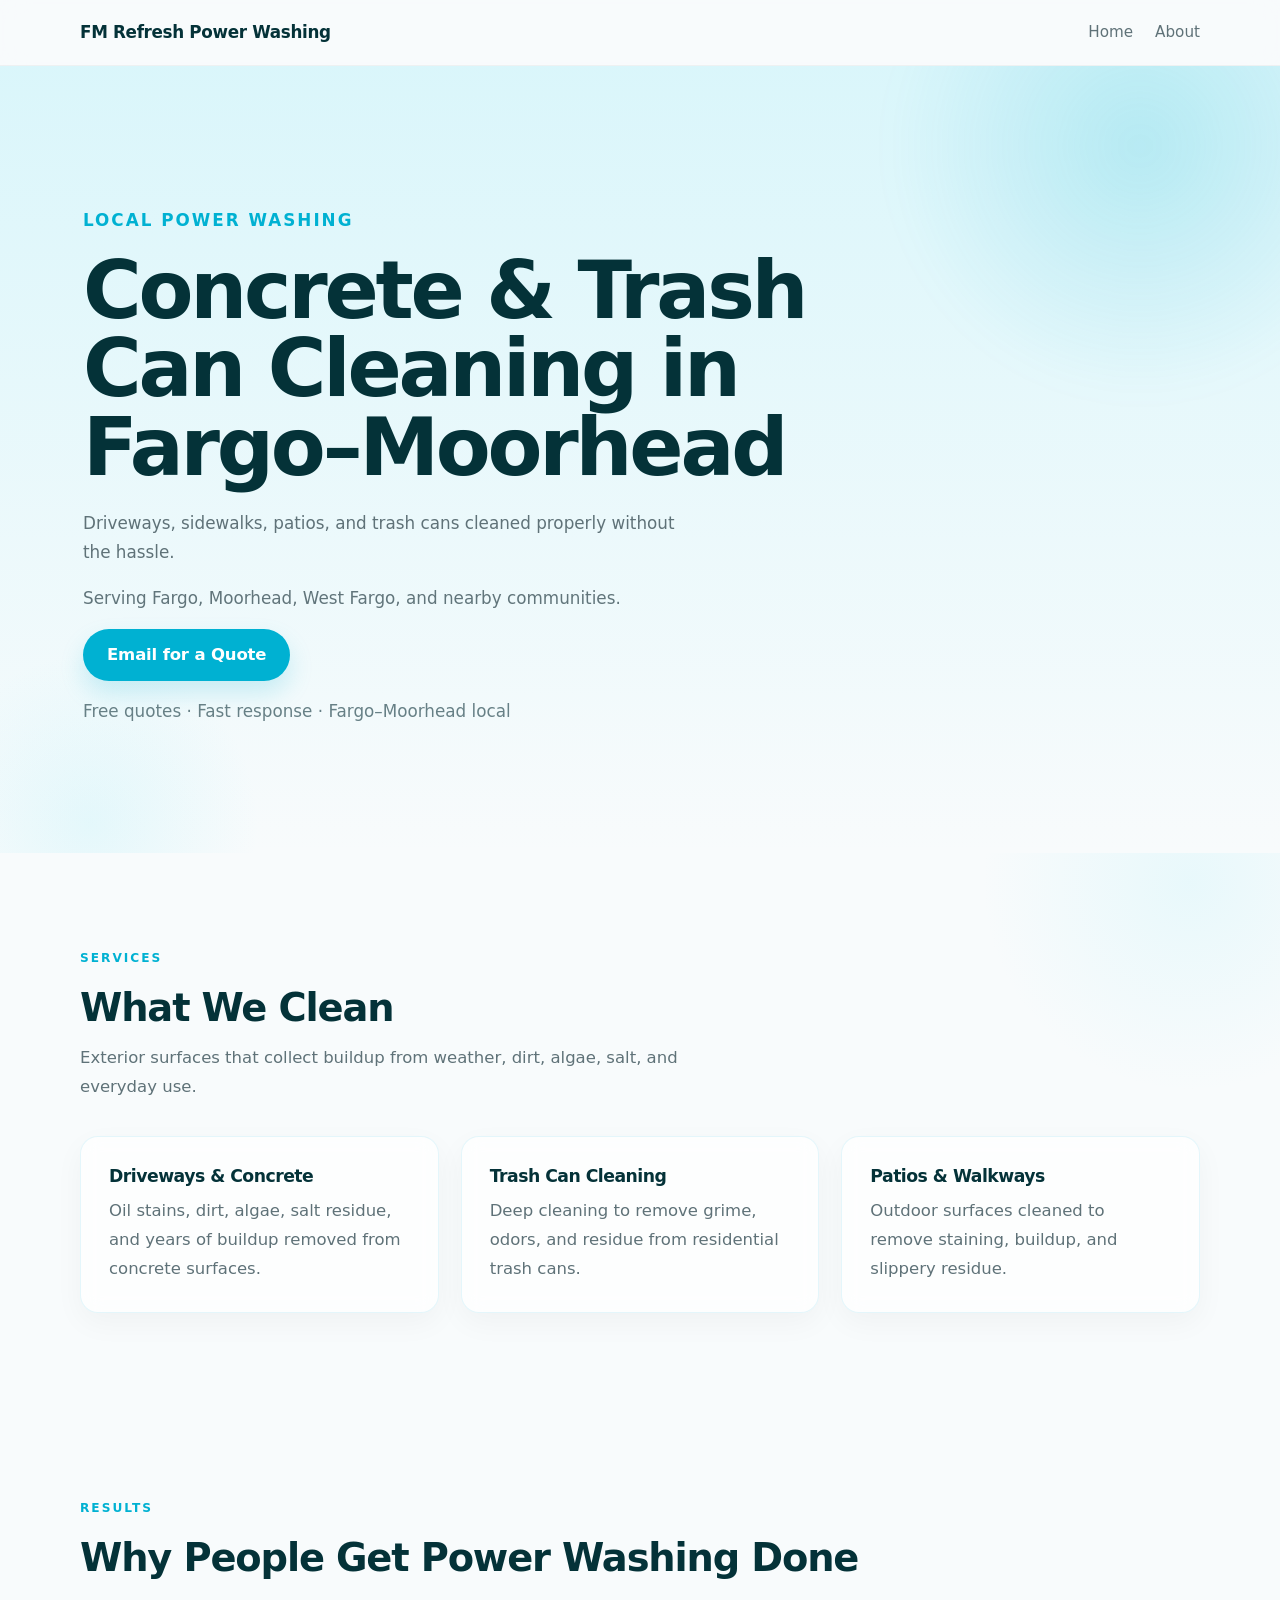
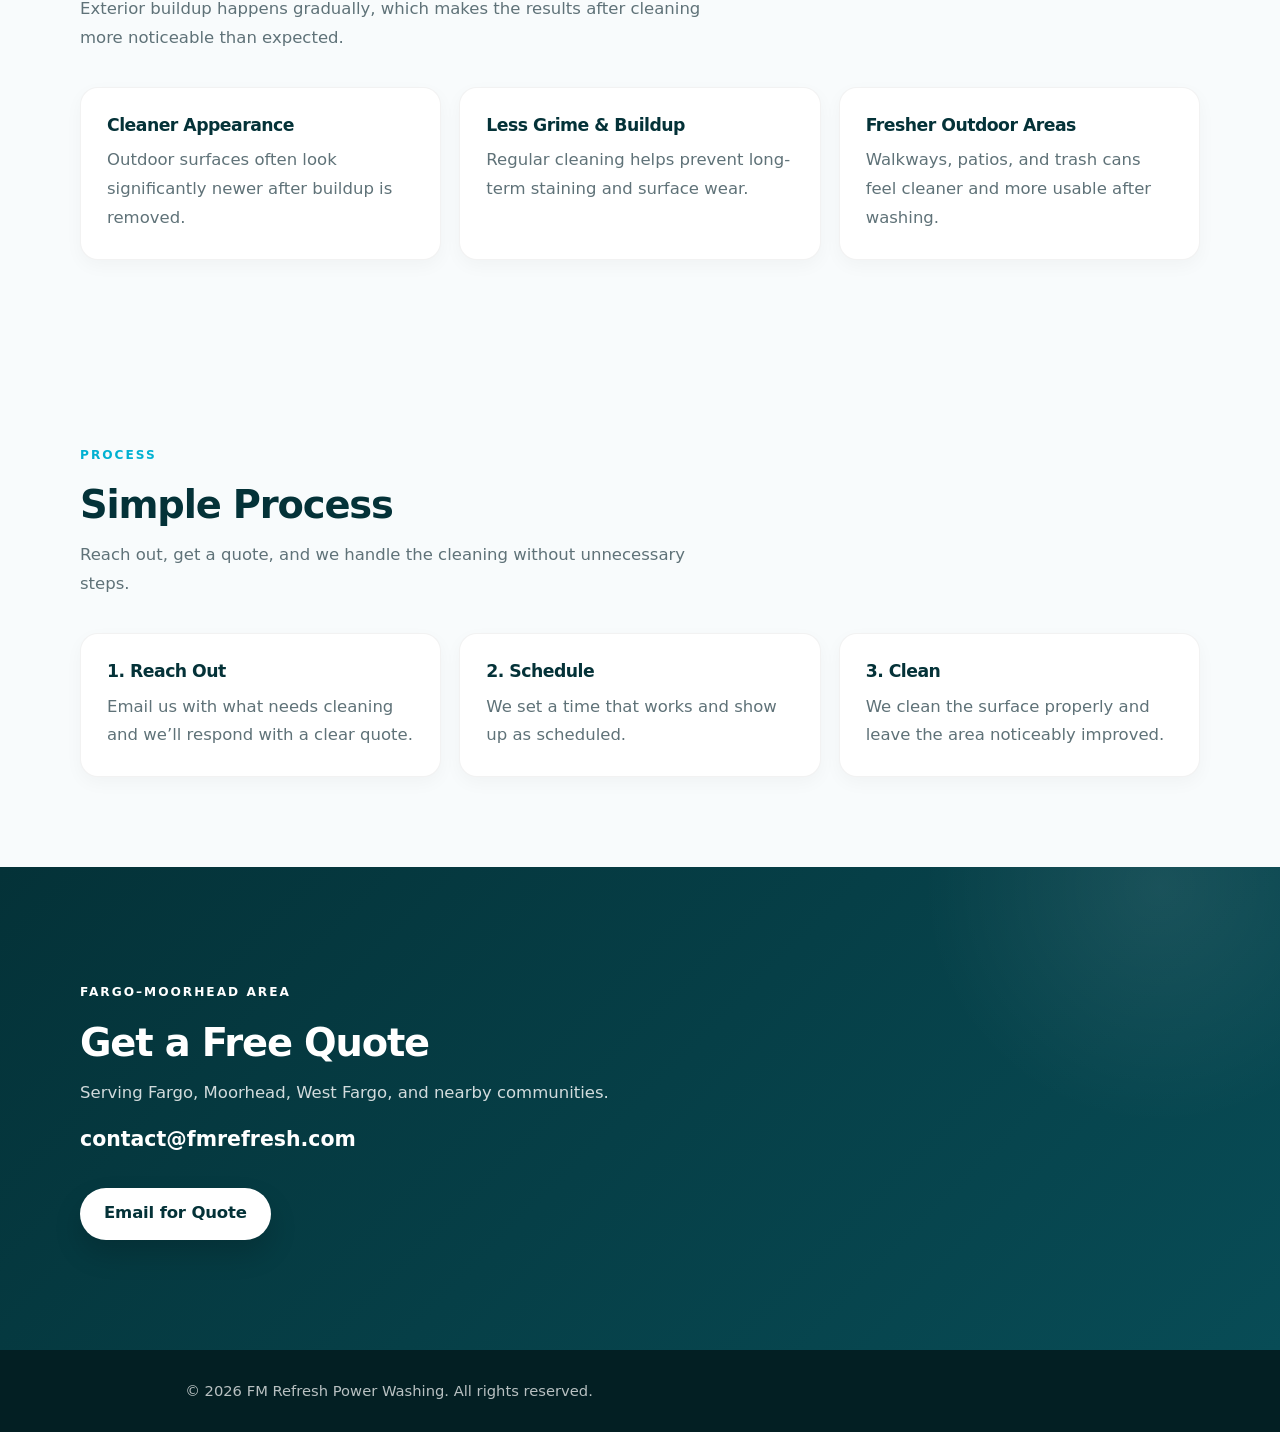
<file: index.html>
<!DOCTYPE html>
<html lang="en">
<head>
  <meta charset="UTF-8" />
  <link rel="canonical" href="https://www.fmrefresh.com/" />

  <meta name="viewport" content="width=device-width, initial-scale=1.0" />

  <meta name="description" content="FM Refresh provides driveway, concrete, patio, and trash can cleaning in Fargo–Moorhead with fast response, straightforward pricing, and free quotes." />

  <title>FM Refresh</title>

  <link rel="stylesheet" href="styles.css" />
  <link rel="icon" href="favicon.ico" />
</head>

<body>

  <!-- HEADER -->
  <header>
    <div class="container">

      <a href="index.html" class="logo">
        FM Refresh Power Washing
      </a>

      <nav>
        <a href="index.html">Home</a>
        <a href="about.html">About</a>
      </nav>

    </div>
  </header>

  <!-- HERO -->
  <section class="hero">
    <div class="container hero-content">

      <p class="eyebrow">
        LOCAL POWER WASHING
      </p>

      <h1>
        Concrete & Trash Can Cleaning in Fargo–Moorhead
      </h1>

      <p>
        Driveways, sidewalks, patios, and trash cans cleaned properly without the hassle.
      </p>

      <p class="subtext">
        Serving Fargo, Moorhead, West Fargo, and nearby communities.
      </p>

      <a href="mailto:contact@fmrefresh.com" class="button">
        Email for a Quote
      </a>

      <p class="micro-trust">
        Free quotes · Fast response · Fargo–Moorhead local
      </p>

    </div>
  </section>

  <!-- SERVICES -->
  <section class="services">
    <div class="container">

      <p class="eyebrow">
        SERVICES
      </p>

      <h2>
        What We Clean
      </h2>

      <p class="section-intro">
        Exterior surfaces that collect buildup from weather, dirt, algae, salt, and everyday use.
      </p>

      <div class="service-grid">

        <div class="card">
          <h3>Driveways & Concrete</h3>
          <p>
            Oil stains, dirt, algae, salt residue, and years of buildup removed from concrete surfaces.
          </p>
        </div>

        <div class="card">
          <h3>Trash Can Cleaning</h3>
          <p>
            Deep cleaning to remove grime, odors, and residue from residential trash cans.
          </p>
        </div>

        <div class="card">
          <h3>Patios & Walkways</h3>
          <p>
            Outdoor surfaces cleaned to remove staining, buildup, and slippery residue.
          </p>
        </div>

      </div>

    </div>
  </section>

  <!-- RESULTS -->
  <section class="about">
    <div class="container">

      <p class="eyebrow">
        RESULTS
      </p>

      <h2>
        Why People Get Power Washing Done
      </h2>

      <p class="section-intro">
        Exterior buildup happens gradually, which makes the results after cleaning more noticeable than expected.
      </p>

      <div class="about-grid">

        <div class="about-block">
          <h3>Cleaner Appearance</h3>
          <p>
            Outdoor surfaces often look significantly newer after buildup is removed.
          </p>
        </div>

        <div class="about-block">
          <h3>Less Grime & Buildup</h3>
          <p>
            Regular cleaning helps prevent long-term staining and surface wear.
          </p>
        </div>

        <div class="about-block">
          <h3>Fresher Outdoor Areas</h3>
          <p>
            Walkways, patios, and trash cans feel cleaner and more usable after washing.
          </p>
        </div>

      </div>

    </div>
  </section>

  <!-- HOW IT WORKS -->
  <section class="about">
    <div class="container">

      <p class="eyebrow">
        PROCESS
      </p>

      <h2>
        Simple Process
      </h2>

      <p class="section-intro">
        Reach out, get a quote, and we handle the cleaning without unnecessary steps.
      </p>

      <div class="about-grid">

        <div class="about-block">
          <h3>1. Reach Out</h3>
          <p>
            Email us with what needs cleaning and we’ll respond with a clear quote.
          </p>
        </div>

        <div class="about-block">
          <h3>2. Schedule</h3>
          <p>
            We set a time that works and show up as scheduled.
          </p>
        </div>

        <div class="about-block">
          <h3>3. Clean</h3>
          <p>
            We clean the surface properly and leave the area noticeably improved.
          </p>
        </div>

      </div>

    </div>
  </section>

  <!-- CTA -->
  <section class="contact">
    <div class="container">

      <p class="eyebrow">
        FARGO–MOORHEAD AREA
      </p>

      <h2>
        Get a Free Quote
      </h2>

      <p>
        Serving Fargo, Moorhead, West Fargo, and nearby communities.
      </p>

      <p class="strong">
        contact@fmrefresh.com
      </p>

      <a href="mailto:contact@fmrefresh.com" class="button">
        Email for Quote
      </a>

    </div>
  </section>

  <!-- FOOTER -->
  <footer>
    <div class="container">

      <p>
        © 2026 FM Refresh Power Washing. All rights reserved.
      </p>

    </div>
  </footer>

</body>
</html>
</file>
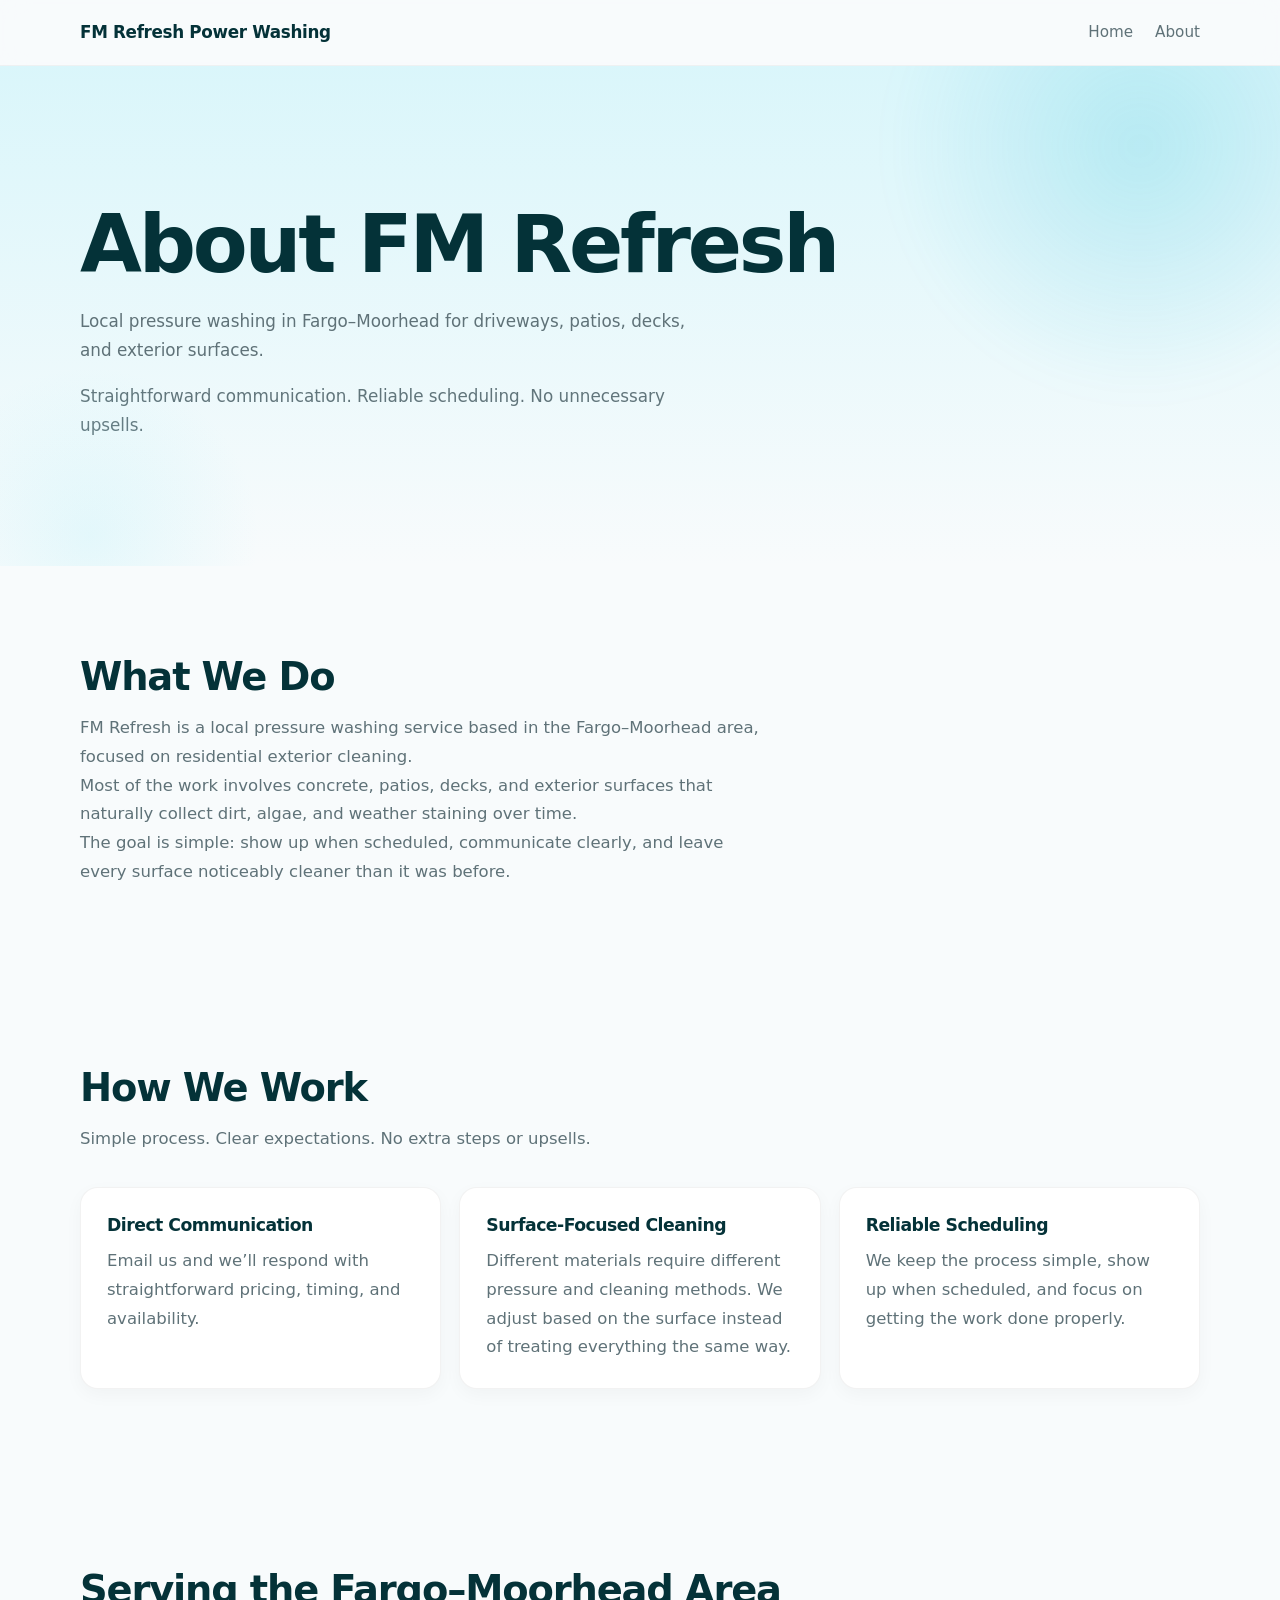
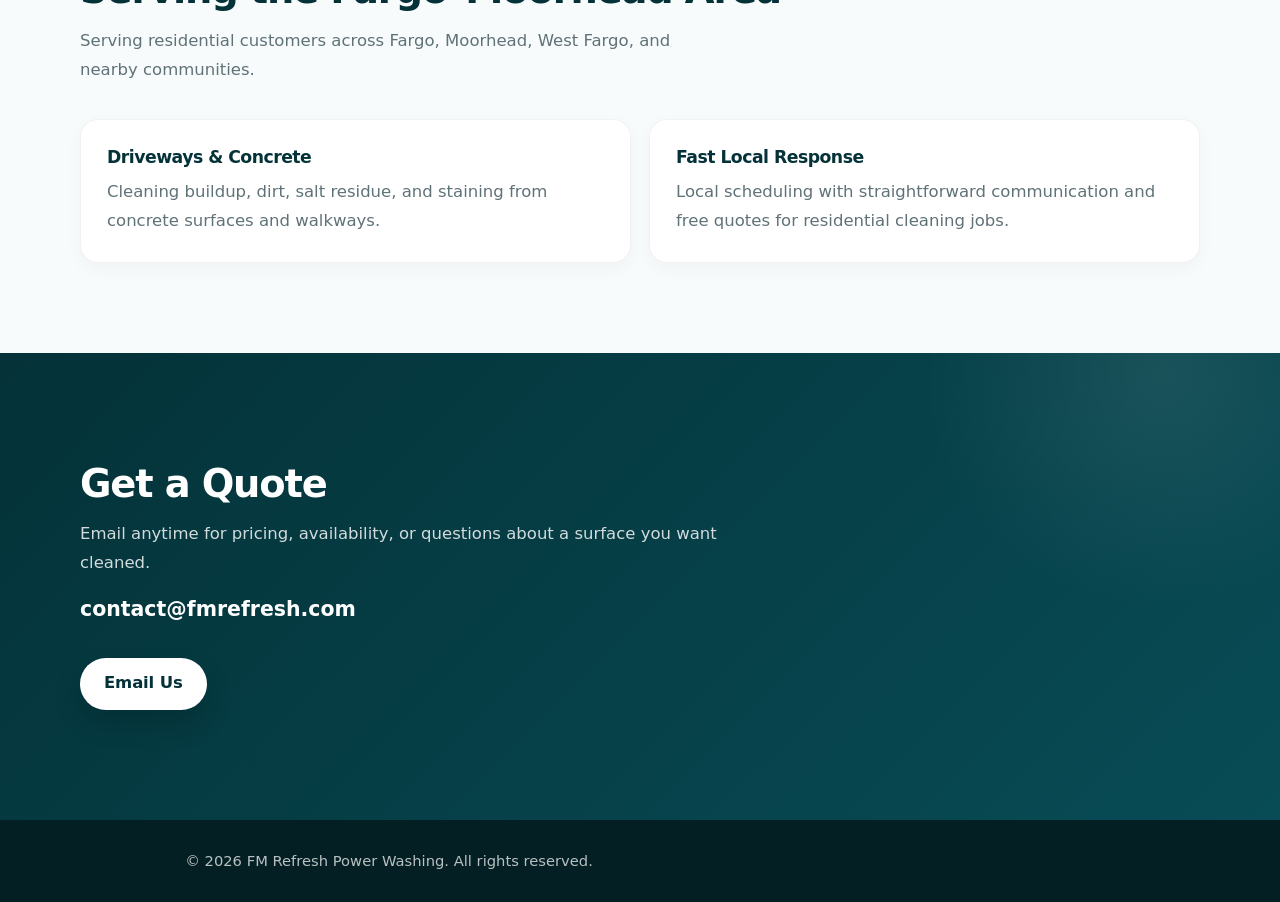
<file: about.html>
<!DOCTYPE html>
<html lang="en">
<head>
  <meta charset="UTF-8" />
  <link rel="canonical" href="https://www.fmrefresh.com/about.html" />

  <meta name="viewport" content="width=device-width, initial-scale=1.0" />

  <meta name="description" content="Learn about FM Refresh, a local pressure washing service in Fargo–Moorhead focused on residential exterior cleaning, clear communication, and reliable scheduling." />

  <title>About | FM Refresh</title>

  <link rel="stylesheet" href="styles.css" />
  <link rel="icon" href="favicon.ico" />
</head>

<body>

  <!-- HEADER -->
  <header>
    <div class="container">

      <a href="index.html" class="logo">
        FM Refresh Power Washing
      </a>

      <nav>
        <a href="index.html">Home</a>
        <a href="about.html">About</a>
      </nav>

    </div>
  </header>

  <!-- HERO -->
  <section class="hero">
    <div class="container">

      <h1>About FM Refresh</h1>

      <p>
        Local pressure washing in Fargo–Moorhead for driveways, patios, decks, and exterior surfaces.
      </p>

      <p class="subtext">
        Straightforward communication. Reliable scheduling. No unnecessary upsells.
      </p>

    </div>
  </section>

  <!-- MAIN STORY -->
  <section class="about">
    <div class="container">

      <h2>What We Do</h2>

      <p>
        FM Refresh is a local pressure washing service based in the Fargo–Moorhead area, focused on residential exterior cleaning.
      </p>

      <p>
        Most of the work involves concrete, patios, decks, and exterior surfaces that naturally collect dirt, algae, and weather staining over time.
      </p>

      <p>
        The goal is simple: show up when scheduled, communicate clearly, and leave every surface noticeably cleaner than it was before.
      </p>

    </div>
  </section>

  <!-- HOW WE WORK -->
  <section class="about">
    <div class="container">

      <h2>How We Work</h2>

      <p class="section-intro">
        Simple process. Clear expectations. No extra steps or upsells.
      </p>

      <div class="about-grid">

        <div class="about-block">
          <h3>Direct Communication</h3>
          <p>
            Email us and we’ll respond with straightforward pricing, timing, and availability.
          </p>
        </div>

        <div class="about-block">
          <h3>Surface-Focused Cleaning</h3>
          <p>
            Different materials require different pressure and cleaning methods. We adjust based on the surface instead of treating everything the same way.
          </p>
        </div>

        <div class="about-block">
          <h3>Reliable Scheduling</h3>
          <p>
            We keep the process simple, show up when scheduled, and focus on getting the work done properly.
          </p>
        </div>

      </div>

    </div>
  </section>

  <!-- LOCAL AREA -->
  <section class="about">
    <div class="container">

      <h2>Serving the Fargo–Moorhead Area</h2>

      <p class="section-intro">
        Serving residential customers across Fargo, Moorhead, West Fargo, and nearby communities.
      </p>

      <div class="about-grid">

        <div class="about-block">
          <h3>Driveways & Concrete</h3>

          <p>
            Cleaning buildup, dirt, salt residue, and staining from concrete surfaces and walkways.
          </p>
        </div>

        <div class="about-block">
          <h3>Fast Local Response</h3>

          <p>
            Local scheduling with straightforward communication and free quotes for residential cleaning jobs.
          </p>
        </div>

      </div>

    </div>
  </section>

  <!-- CONTACT -->
  <section class="contact">
    <div class="container">

      <h2>Get a Quote</h2>

      <p>
        Email anytime for pricing, availability, or questions about a surface you want cleaned.
      </p>

      <p class="strong">
        contact@fmrefresh.com
      </p>

      <a href="mailto:contact@fmrefresh.com" class="button">
        Email Us
      </a>

    </div>
  </section>

  <!-- FOOTER -->
  <footer>
    <div class="container">

      <p>
        © 2026 FM Refresh Power Washing. All rights reserved.
      </p>

    </div>
  </footer>

</body>
</html>
</file>
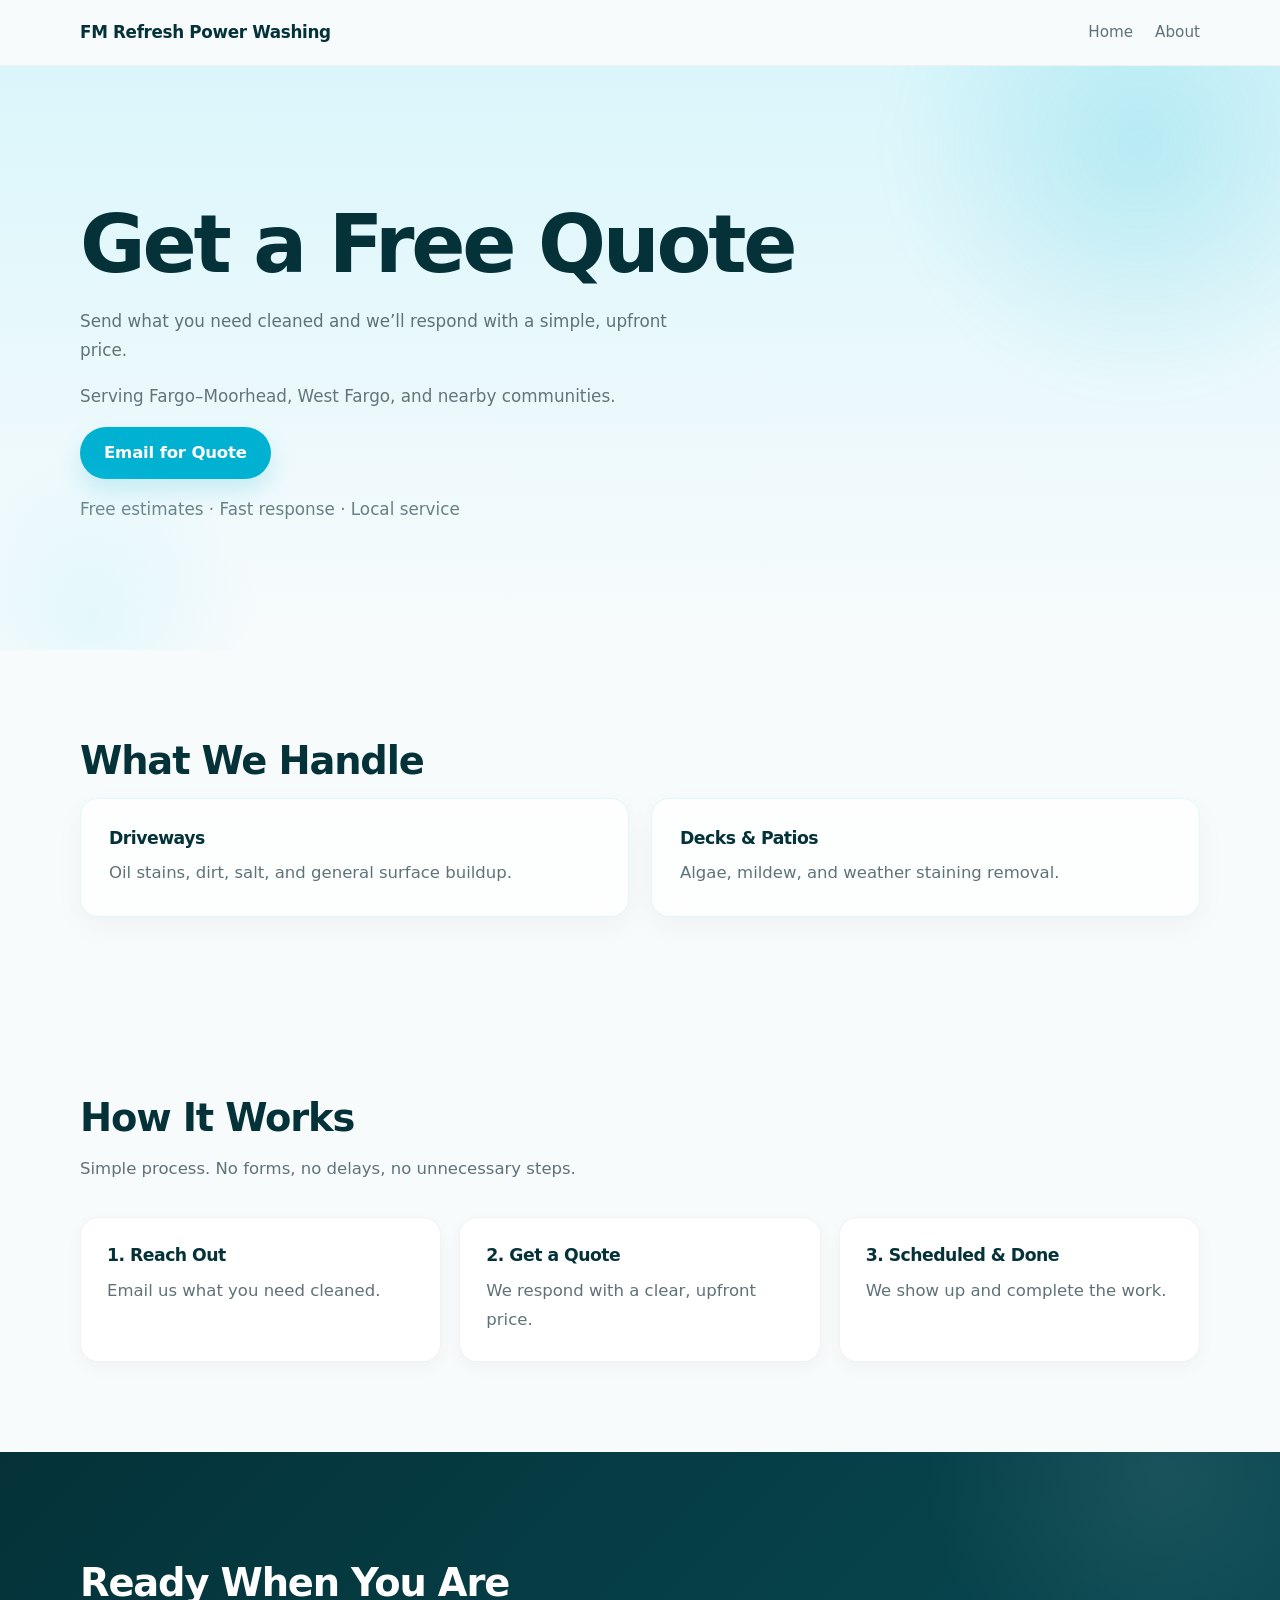
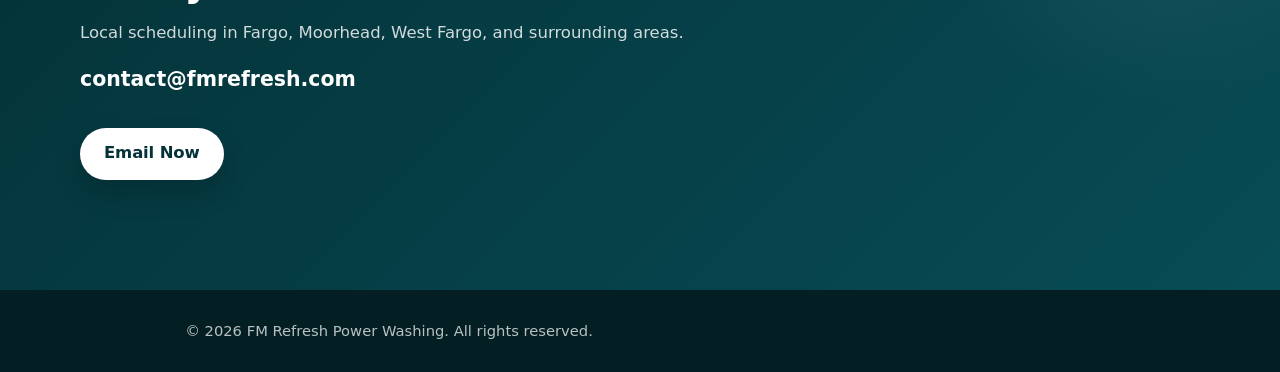
<file: quote.html>
<!DOCTYPE html>
<html lang="en">
<head>
  <meta charset="UTF-8" />
  <meta name="viewport" content="width=device-width, initial-scale=1.0" />
  <link rel="canonical" href="https://www.fmrefresh.com/quote.html" />

  <meta name="description" content="Get a free pressure washing quote in Fargo–Moorhead. Email FM Refresh for fast response and straightforward pricing on driveways, patios, decks, and exterior cleaning." />

  <title>Get a Quote | FM Refresh</title>

  <link rel="stylesheet" href="styles.css" />
  <link rel="icon" href="favicon.ico" />
</head>

<body>

  <!-- HEADER -->
  <header>
    <div class="container">

      <a href="index.html" class="logo">
        FM Refresh Power Washing
      </a>

      <nav>
        <a href="index.html">Home</a>
        <a href="about.html">About</a>
      </nav>

    </div>
  </header>

  <!-- HERO -->
  <section class="hero">
    <div class="container">

      <h1>Get a Free Quote</h1>

      <p>
        Send what you need cleaned and we’ll respond with a simple, upfront price.
      </p>

      <p class="subtext">
        Serving Fargo–Moorhead, West Fargo, and nearby communities.
      </p>

      <a href="mailto:contact@fmrefresh.com" class="button">
        Email for Quote
      </a>

      <p class="micro-trust">
        Free estimates · Fast response · Local service
      </p>

    </div>
  </section>

  <!-- WHAT WE CLEAN -->
  <section class="about">
    <div class="container">

      <h2>What We Handle</h2>

      <div class="service-grid">

        <div class="card">
          <h3>Driveways</h3>
          <p>Oil stains, dirt, salt, and general surface buildup.</p>
        </div>

        <div class="card">
          <h3>Decks & Patios</h3>
          <p>Algae, mildew, and weather staining removal.</p>
        </div>

      </div>

    </div>
  </section>

  <!-- PROCESS -->
  <section class="about">
    <div class="container">

      <h2>How It Works</h2>

      <p class="section-intro">
        Simple process. No forms, no delays, no unnecessary steps.
      </p>

      <div class="about-grid">

        <div class="about-block">
          <h3>1. Reach Out</h3>
          <p>Email us what you need cleaned.</p>
        </div>

        <div class="about-block">
          <h3>2. Get a Quote</h3>
          <p>We respond with a clear, upfront price.</p>
        </div>

        <div class="about-block">
          <h3>3. Scheduled & Done</h3>
          <p>We show up and complete the work.</p>
        </div>

      </div>

    </div>
  </section>

  <!-- CTA -->
  <section class="contact">
    <div class="container">

      <h2>Ready When You Are</h2>

      <p>
        Local scheduling in Fargo, Moorhead, West Fargo, and surrounding areas.
      </p>

      <p class="strong">
        contact@fmrefresh.com
      </p>

      <a href="mailto:contact@fmrefresh.com" class="button">
        Email Now
      </a>

    </div>
  </section>

  <!-- FOOTER -->
  <footer>
    <div class="container">
      <p>© 2026 FM Refresh Power Washing. All rights reserved.</p>
    </div>
  </footer>

</body>
</html>
</file>
<file: styles.css>
:root {
  --sky: rgb(160, 236, 248);
  --aqua: rgb(0, 177, 210);
  --deep: rgb(4, 50, 56);

  --bg: #f8fbfc;
  --surface: #ffffff;

  --text: #17333a;
  --muted: #5f7278;

  --border: rgba(0, 177, 210, 0.10);

  --shadow:
    0 10px 30px rgba(0,0,0,0.04);

  --radius: 18px;
}

/* RESET */
* {
  margin: 0;
  padding: 0;
  box-sizing: border-box;
}

html {
  scroll-behavior: smooth;
}

body {
  font-family:
    Inter,
    system-ui,
    -apple-system,
    BlinkMacSystemFont,
    "Segoe UI",
    sans-serif;

  background: var(--bg);

  color: var(--text);

  line-height: 1.75;

  font-size: 16.5px;

  -webkit-font-smoothing: antialiased;
  text-rendering: optimizeLegibility;
}

/* TYPOGRAPHY */
h1,
h2,
h3 {
  color: var(--deep);

  letter-spacing: -0.03em;
}

h1 {
  font-size: clamp(3rem, 7vw, 5rem);

  line-height: 0.98;

  font-weight: 760;

  letter-spacing: -0.04em;

  max-width: 14ch;

  margin-bottom: 22px;
}

h2 {
  font-size: clamp(1.9rem, 3vw, 2.5rem);

  line-height: 1.08;

  font-weight: 720;

  margin-bottom: 16px;
}

h3 {
  font-size: 1.08rem;

  line-height: 1.3;

  font-weight: 680;

  margin-bottom: 10px;
}

p {
  color: var(--muted);

  max-width: 66ch;
}

.eyebrow {
  display: inline-block;

  margin-bottom: 18px;

  font-size: 0.76rem;

  font-weight: 700;

  letter-spacing: 2px;

  text-transform: uppercase;

  color: var(--aqua);
}

/* LAYOUT */
.container {
  width: min(90%, 1120px);

  margin: 0 auto;

  position: relative;
}

section {
  position: relative;

  padding: 90px 0;
}

/* HEADER */
header {
  position: sticky;

  top: 0;

  z-index: 1000;

  backdrop-filter: blur(14px);

  background: rgba(248,251,252,0.82);

  border-bottom: 1px solid rgba(0,0,0,0.04);
}

header .container {
  display: flex;

  justify-content: space-between;

  align-items: center;

  padding: 18px 0;
}

.logo {
  text-decoration: none;

  color: var(--deep);

  font-size: 1.05rem;

  font-weight: 760;

  letter-spacing: -0.02em;
}

nav {
  display: flex;

  align-items: center;

  gap: 22px;
}

nav a {
  text-decoration: none;

  color: var(--muted);

  font-size: 0.95rem;

  transition:
    color 0.18s ease,
    transform 0.18s ease;
}

nav a:hover {
  color: var(--deep);

  transform: translateY(-1px);
}

/* HERO */
.hero {
  position: relative;

  overflow: hidden;

  padding:
    140px
    0
    110px;

  background:
    linear-gradient(
      180deg,
      rgba(160,236,248,0.34),
      rgba(255,255,255,0)
    );
}

.hero::before {
  content: "";

  position: absolute;

  width: 520px;
  height: 520px;

  top: -180px;
  right: -120px;

  border-radius: 50%;

  background:
    radial-gradient(
      circle,
      rgba(0,177,210,0.18),
      transparent 68%
    );

  filter: blur(18px);

  pointer-events: none;
}

.hero::after {
  content: "";

  position: absolute;

  width: 340px;
  height: 340px;

  bottom: -140px;
  left: -80px;

  border-radius: 50%;

  background:
    radial-gradient(
      circle,
      rgba(160,236,248,0.22),
      transparent 70%
    );

  pointer-events: none;
}

.hero-content {
  position: relative;

  z-index: 2;

  max-width: 1250px;

  padding-left: 3px;
  padding-right: 0;
}

.hero p {
  font-size: 1.05rem;

  max-width: 58ch;

  margin-bottom: 16px;
}

.subtext {
  font-size: 0.97rem;

  color: #61757b;

  margin-bottom: 30px;
}

.micro-trust {
  margin-top: 16px;

  font-size: 0.9rem;

  color: #678086;
}

/* BUTTON */
.button {
  display: inline-flex;

  align-items: center;
  justify-content: center;

  text-decoration: none;

  background: var(--aqua);

  color: white;

  min-height: 52px;

  padding: 0 24px;

  border-radius: 999px;

  font-weight: 680;

  letter-spacing: -0.01em;

  transition:
    transform 0.18s ease,
    box-shadow 0.18s ease,
    background 0.18s ease;

  box-shadow:
    0 12px 24px rgba(0,177,210,0.18);
}

.button:hover {
  transform: translateY(-2px);

  box-shadow:
    0 18px 30px rgba(0,177,210,0.22);
}

/* SECTION INTRO */
.section-intro {
  max-width: 62ch;

  margin-bottom: 34px;
}

/* SERVICES */
.services {
  overflow: hidden;
}

.services::before {
  content: "";

  position: absolute;

  width: 420px;
  height: 420px;

  top: -180px;
  right: -120px;

  border-radius: 50%;

  background:
    radial-gradient(
      circle,
      rgba(160,236,248,0.18),
      transparent 70%
    );

  pointer-events: none;
}

.service-grid {
  display: grid;

  grid-template-columns:
    repeat(auto-fit, minmax(260px, 1fr));

  gap: 22px;
}

.card {
  position: relative;

  background: rgba(255,255,255,0.74);

  backdrop-filter: blur(10px);

  border-radius: var(--radius);

  border: 1px solid var(--border);

  padding: 28px;

  box-shadow: var(--shadow);

  transition:
    transform 0.2s ease,
    border-color 0.2s ease,
    box-shadow 0.2s ease;
}

.card:hover {
  transform: translateY(-4px);

  border-color: rgba(0,177,210,0.22);

  box-shadow:
    0 18px 36px rgba(0,0,0,0.06);
}

.card p {
  margin-bottom: 0;
}

/* ABOUT */
.about-grid {
  display: grid;

  grid-template-columns:
    repeat(auto-fit, minmax(240px, 1fr));

  gap: 18px;

  margin-top: 30px;
}

.about-block {
  background: white;

  border-radius: var(--radius);

  border: 1px solid rgba(0,0,0,0.05);

  padding: 26px;

  box-shadow:
    0 6px 18px rgba(0,0,0,0.035);

  transition:
    transform 0.18s ease,
    box-shadow 0.18s ease;
}

.about-block:hover {
  transform: translateY(-3px);

  box-shadow:
    0 16px 28px rgba(0,0,0,0.05);
}

/* CONTACT / CTA */
.contact {
  padding: 110px 0;

  background:
    linear-gradient(
      135deg,
      rgba(4,50,56,1),
      rgba(8,76,86,1)
    );

  overflow: hidden;
}

.contact::before {
  content: "";

  position: absolute;

  width: 480px;
  height: 480px;

  top: -220px;
  right: -120px;

  border-radius: 50%;

  background:
    radial-gradient(
      circle,
      rgba(255,255,255,0.08),
      transparent 70%
    );

  pointer-events: none;
}

.contact h2,
.contact p,
.contact .strong,
.contact .eyebrow {
  color: white;
}

.contact p {
  color: rgba(255,255,255,0.82);
}

.contact .button {
  margin-top: 10px;

  background: white;

  color: var(--deep);

  box-shadow:
    0 14px 28px rgba(0,0,0,0.16);
}

.contact .button:hover {
  background: #f5fefe;
}

.strong {
  font-size: 1.28rem;

  font-weight: 760;

  margin:
    14px
    0
    20px;
}

/* FOOTER */
footer {
  background: #031f23;

  padding: 28px 0;
}

footer p {
  color: rgba(255,255,255,0.72);

  text-align: center;

  font-size: 0.92rem;
}

/* MOBILE */
@media (max-width: 768px) {

  section {
    padding: 72px 0;
  }

  header .container {
    flex-direction: column;

    gap: 14px;
  }

  nav {
    gap: 18px;
  }

  .hero {
    padding:
      110px
      0
      80px;
  }

  h1 {
    font-size: clamp(2.5rem, 12vw, 4rem);

    max-width: 100%;
  }

  .hero-content {
    max-width: 100%;
  }

  .hero p {
    max-width: 100%;
  }

  .service-grid,
  .about-grid {
    grid-template-columns: 1fr;
  }

  .card,
  .about-block {
    padding: 24px;
  }

  .button {
    width: 100%;
  }
}
</file>
